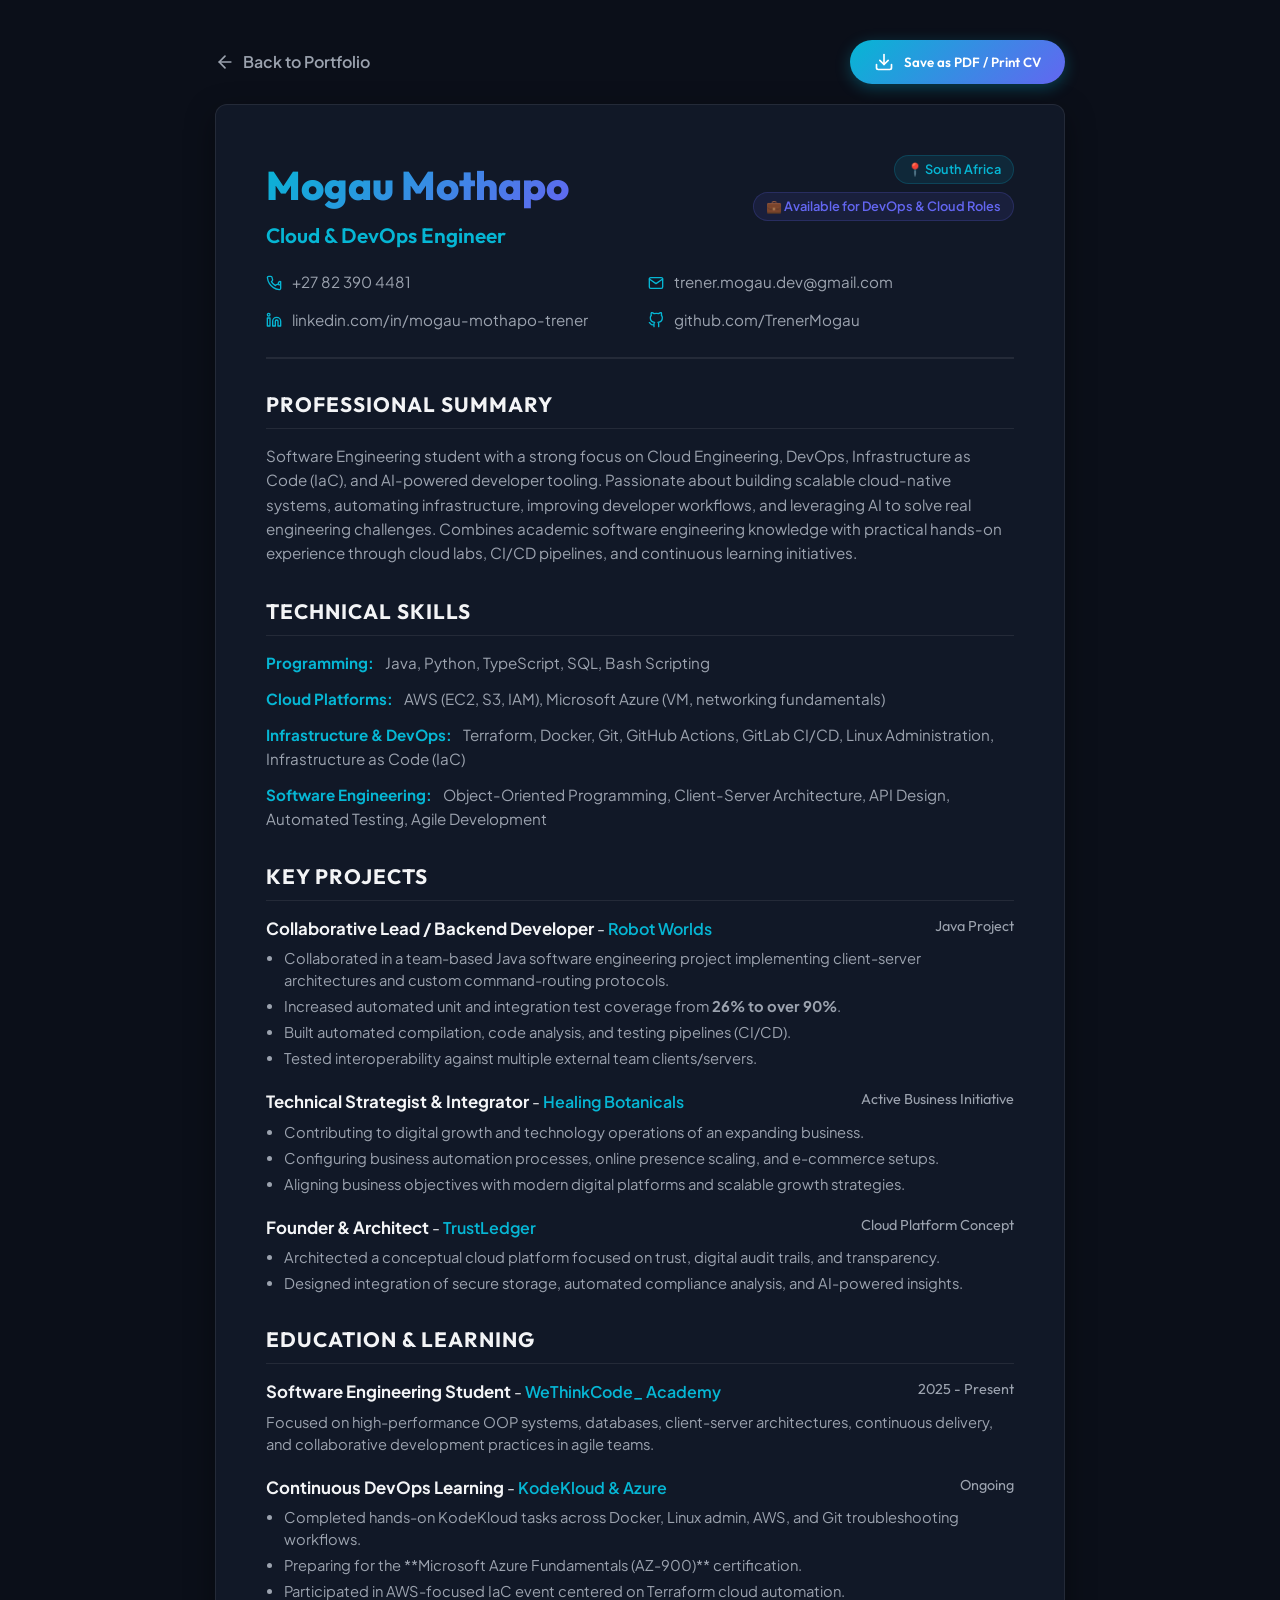
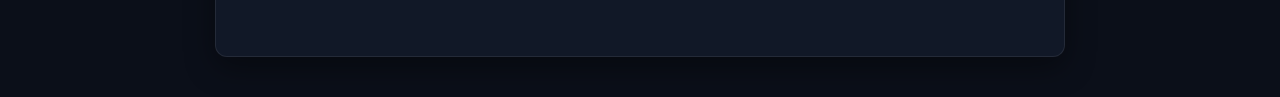
<file: cv.html>
<!DOCTYPE html>
<html lang="en">
<head>
  <meta charset="UTF-8">
  <meta name="viewport" content="width=device-width, initial-scale=1.0">
  <title>Mogau Mothapo | Professional Resume</title>
  <meta name="description" content="Resume of Mogau Mothapo, Cloud & DevOps Engineer and Software Engineering Student.">
  
  <!-- Fonts -->
  <link href="https://fonts.googleapis.com/css2?family=Outfit:wght@400;600;700;800&family=Plus+Jakarta+Sans:wght@400;500;600;700&display=swap" rel="stylesheet">
  
  <!-- CSS Stylesheet (Self-contained for easy printing and styling) -->
  <style>
    :root {
      --bg-color: #0b0f19;
      --card-bg: #111827;
      --text-color: #f3f4f6;
      --text-secondary: #9ca3af;
      --accent: #06b6d4;
      --accent-indigo: #6366f1;
      --border-color: rgba(255, 255, 255, 0.08);
      --font-heading: 'Outfit', sans-serif;
      --font-body: 'Plus Jakarta Sans', sans-serif;
    }

    * {
      box-sizing: border-box;
      margin: 0;
      padding: 0;
    }

    body {
      background-color: var(--bg-color);
      color: var(--text-color);
      font-family: var(--font-body);
      line-height: 1.5;
      padding: 40px 20px;
    }

    /* Resume container */
    .resume-wrapper {
      max-width: 850px;
      margin: 0 auto;
      background: var(--card-bg);
      border: 1px solid var(--border-color);
      border-radius: 12px;
      padding: 50px;
      box-shadow: 0 10px 30px rgba(0, 0, 0, 0.4);
      position: relative;
    }

    /* Print control floating bar */
    .print-bar {
      max-width: 850px;
      margin: 0 auto 20px auto;
      display: flex;
      justify-content: space-between;
      align-items: center;
    }

    .btn-back {
      color: var(--text-secondary);
      text-decoration: none;
      display: inline-flex;
      align-items: center;
      gap: 8px;
      font-weight: 600;
      transition: color 0.2s;
    }

    .btn-back:hover {
      color: var(--accent);
    }

    .btn-print {
      background: linear-gradient(135deg, var(--accent) 0%, var(--accent-indigo) 100%);
      color: white;
      border: none;
      padding: 12px 24px;
      border-radius: 9999px;
      font-family: var(--font-heading);
      font-weight: 600;
      cursor: pointer;
      display: inline-flex;
      align-items: center;
      gap: 10px;
      box-shadow: 0 4px 15px rgba(6, 182, 212, 0.3);
      transition: all 0.2s;
    }

    .btn-print:hover {
      transform: translateY(-2px);
      box-shadow: 0 6px 20px rgba(6, 182, 212, 0.5);
    }

    /* Header styling */
    header {
      border-bottom: 2px solid var(--border-color);
      padding-bottom: 25px;
      margin-bottom: 30px;
    }

    .header-main {
      display: flex;
      justify-content: space-between;
      align-items: flex-start;
      flex-wrap: wrap;
      gap: 20px;
    }

    .name-title h1 {
      font-family: var(--font-heading);
      font-size: 2.5rem;
      font-weight: 800;
      margin-bottom: 5px;
      background: linear-gradient(135deg, var(--accent) 0%, var(--accent-indigo) 100%);
      -webkit-background-clip: text;
      -webkit-text-fill-color: transparent;
    }

    .name-title h2 {
      font-family: var(--font-heading);
      font-size: 1.3rem;
      color: var(--accent);
      font-weight: 600;
    }

    .status-badges {
      display: flex;
      flex-direction: column;
      align-items: flex-end;
      gap: 8px;
    }

    .badge {
      display: inline-block;
      padding: 4px 12px;
      font-size: 0.8rem;
      font-weight: 600;
      border-radius: 9999px;
      background: rgba(6, 182, 212, 0.1);
      color: var(--accent);
      border: 1px solid rgba(6, 182, 212, 0.2);
    }

    .badge-availability {
      background: rgba(99, 102, 241, 0.1);
      color: var(--accent-indigo);
      border-color: rgba(99, 102, 241, 0.2);
    }

    /* Contact details grid */
    .contact-grid {
      display: grid;
      grid-template-columns: repeat(2, 1fr);
      gap: 15px;
      margin-top: 20px;
      font-size: 0.95rem;
      color: var(--text-secondary);
    }

    .contact-item {
      display: flex;
      align-items: center;
      gap: 10px;
    }

    .contact-item a {
      color: var(--text-secondary);
      text-decoration: none;
      transition: color 0.2s;
    }

    .contact-item a:hover {
      color: var(--accent);
    }

    .contact-item svg {
      color: var(--accent);
      flex-shrink: 0;
    }

    /* Sections */
    .resume-section {
      margin-bottom: 30px;
    }

    .resume-section h3 {
      font-family: var(--font-heading);
      font-size: 1.3rem;
      color: var(--text-color);
      border-bottom: 1px solid var(--border-color);
      padding-bottom: 8px;
      margin-bottom: 15px;
      text-transform: uppercase;
      letter-spacing: 1px;
    }

    .summary-text {
      color: var(--text-secondary);
      font-size: 0.95rem;
      line-height: 1.6;
    }

    /* Skills layout */
    .skills-category {
      margin-bottom: 12px;
    }

    .skills-category strong {
      color: var(--accent);
      font-size: 0.95rem;
    }

    .skills-category span {
      color: var(--text-secondary);
      font-size: 0.95rem;
      margin-left: 8px;
    }

    /* Experience & Education list */
    .exp-item {
      margin-bottom: 20px;
    }

    .exp-header {
      display: flex;
      justify-content: space-between;
      align-items: flex-start;
      margin-bottom: 6px;
      flex-wrap: wrap;
      gap: 5px;
    }

    .exp-role {
      font-weight: 700;
      color: var(--text-color);
      font-size: 1.05rem;
    }

    .exp-company {
      color: var(--accent);
      font-weight: 600;
    }

    .exp-date {
      color: var(--text-secondary);
      font-size: 0.9rem;
      font-family: var(--font-heading);
    }

    .exp-details {
      padding-left: 18px;
      color: var(--text-secondary);
      font-size: 0.92rem;
    }

    .exp-details li {
      margin-bottom: 4px;
    }

    /* Responsive adjustments */
    @media (max-width: 768px) {
      body {
        padding: 20px 10px;
      }

      .resume-wrapper {
        padding: 30px 20px;
      }

      .header-main {
        flex-direction: column;
        align-items: flex-start;
      }

      .status-badges {
        align-items: flex-start;
      }

      .contact-grid {
        grid-template-columns: 1fr;
        gap: 10px;
      }

      .name-title h1 {
        font-size: 2rem;
      }
    }

    /* ==========================================
       Print Optimization Stylesheet
       ========================================== */
    @media print {
      @page {
        size: A4;
        margin: 15mm;
      }

      body {
        background: #ffffff !important;
        color: #1f2937 !important;
        padding: 0 !important;
        font-size: 10pt !important;
        -webkit-print-color-adjust: exact;
        print-color-adjust: exact;
      }

      .print-bar {
        display: none !important;
      }

      .resume-wrapper {
        background: #ffffff !important;
        border: none !important;
        box-shadow: none !important;
        padding: 0 !important;
        max-width: 100% !important;
      }

      header {
        border-bottom-color: #e5e7eb !important;
      }

      .name-title h1 {
        font-size: 24pt !important;
        background: none !important;
        -webkit-text-fill-color: initial !important;
        color: #111827 !important;
      }

      .name-title h2 {
        color: #0d9488 !important; /* Elegant teal */
      }

      .badge {
        background: #f3f4f6 !important;
        color: #374151 !important;
        border-color: #d1d5db !important;
      }

      .contact-grid {
        color: #4b5563 !important;
      }

      .contact-item a {
        color: #4b5563 !important;
      }

      .contact-item svg {
        color: #0d9488 !important;
      }

      .resume-section h3 {
        color: #111827 !important;
        border-bottom-color: #d1d5db !important;
      }

      .summary-text, .skills-category span, .exp-details, .exp-date {
        color: #374151 !important;
      }

      .skills-category strong {
        color: #0d9488 !important;
      }

      .exp-role {
        color: #111827 !important;
      }

      .exp-company {
        color: #0d9488 !important;
      }
    }
  </style>
</head>
<body>

  <!-- Floating Print Controls -->
  <div class="print-bar">
    <a href="index.html" class="btn-back">
      <svg xmlns="http://www.w3.org/2000/svg" width="20" height="20" viewBox="0 0 24 24" fill="none" stroke="currentColor" stroke-width="2" stroke-linecap="round" stroke-linejoin="round"><line x1="19" y1="12" x2="5" y2="12"></line><polyline points="12 19 5 12 12 5"></polyline></svg>
      Back to Portfolio
    </a>
    
    <button onclick="window.print()" class="btn-print">
      <svg xmlns="http://www.w3.org/2000/svg" width="20" height="20" viewBox="0 0 24 24" fill="none" stroke="currentColor" stroke-width="2" stroke-linecap="round" stroke-linejoin="round"><path d="M21 15v4a2 2 0 0 1-2 2H5a2 2 0 0 1-2-2v-4"></path><polyline points="7 10 12 15 17 10"></polyline><line x1="12" y1="15" x2="12" y2="3"></line></svg>
      Save as PDF / Print CV
    </button>
  </div>

  <!-- Main printable layout -->
  <div class="resume-wrapper">
    <header>
      <div class="header-main">
        <div class="name-title">
          <h1>Mogau Mothapo</h1>
          <h2>Cloud & DevOps Engineer</h2>
        </div>
        <div class="status-badges">
          <span class="badge">📍 South Africa</span>
          <span class="badge badge-availability">💼 Available for DevOps & Cloud Roles</span>
        </div>
      </div>
      
      <!-- Contact list -->
      <div class="contact-grid">
        <div class="contact-item">
          <svg xmlns="http://www.w3.org/2000/svg" width="16" height="16" viewBox="0 0 24 24" fill="none" stroke="currentColor" stroke-width="2" stroke-linecap="round" stroke-linejoin="round"><path d="M22 16.92v3a2 2 0 0 1-2.18 2 19.79 19.79 0 0 1-8.63-3.07 19.5 19.5 0 0 1-6-6 19.79 19.79 0 0 1-3.07-8.67A2 2 0 0 1 4.11 2h3a2 2 0 0 1 2 1.72 12.84 12.84 0 0 0 .7 2.81 2 2 0 0 1-.45 2.11L8.09 9.91a16 16 0 0 0 6 6l1.27-1.27a2 2 0 0 1 2.11-.45 12.84 12.84 0 0 0 2.81.7A2 2 0 0 1 22 9.92z"></path></svg>
          <a href="tel:+27823904481">+27 82 390 4481</a>
        </div>
        
        <div class="contact-item">
          <svg xmlns="http://www.w3.org/2000/svg" width="16" height="16" viewBox="0 0 24 24" fill="none" stroke="currentColor" stroke-width="2" stroke-linecap="round" stroke-linejoin="round"><path d="M4 4h16c1.1 0 2 .9 2 2v12c0 1.1-.9 2-2 2H4c-1.1 0-2-.9-2-2V6c0-1.1.9-2 2-2z"></path><polyline points="22,6 12,13 2,6"></polyline></svg>
          <a href="mailto:trener.mogau.dev@gmail.com">trener.mogau.dev@gmail.com</a>
        </div>
        
        <div class="contact-item">
          <svg xmlns="http://www.w3.org/2000/svg" width="16" height="16" viewBox="0 0 24 24" fill="none" stroke="currentColor" stroke-width="2" stroke-linecap="round" stroke-linejoin="round"><path d="M16 8a6 6 0 0 1 6 6v7h-4v-7a2 2 0 0 0-2-2 2 2 0 0 0-2 2v7h-4v-7a6 6 0 0 1 6-6z"></path><rect x="2" y="9" width="4" height="12"></rect><circle cx="4" cy="4" r="2"></circle></svg>
          <a href="https://linkedin.com/in/mogau-mothapo-trener" target="_blank">linkedin.com/in/mogau-mothapo-trener</a>
        </div>
        
        <div class="contact-item">
          <svg xmlns="http://www.w3.org/2000/svg" width="16" height="16" viewBox="0 0 24 24" fill="none" stroke="currentColor" stroke-width="2" stroke-linecap="round" stroke-linejoin="round"><path d="M9 19c-5 1.5-5-2.5-7-3m14 6v-3.87a3.37 3.37 0 0 0-.94-2.61c3.14-.35 6.44-1.54 6.44-7A5.44 5.44 0 0 0 20 4.77 5.07 5.07 0 0 0 19.91 1S18.73.65 16 2.48a13.38 13.38 0 0 0-7 0C6.27.65 5.09 1 5.09 1A5.07 5.07 0 0 0 5 4.77a5.44 5.44 0 0 0-1.5 3.78c0 5.42 3.3 6.61 6.44 7A3.37 3.37 0 0 0 9 18.13V22"></path></svg>
          <a href="https://github.com/TrenerMogau" target="_blank">github.com/TrenerMogau</a>
        </div>
      </div>
    </header>

    <!-- Professional Summary -->
    <section class="resume-section">
      <h3>Professional Summary</h3>
      <p class="summary-text">
        Software Engineering student with a strong focus on Cloud Engineering, DevOps, Infrastructure as Code (IaC), and AI-powered developer tooling. Passionate about building scalable cloud-native systems, automating infrastructure, improving developer workflows, and leveraging AI to solve real engineering challenges. Combines academic software engineering knowledge with practical hands-on experience through cloud labs, CI/CD pipelines, and continuous learning initiatives.
      </p>
    </section>

    <!-- Technical Skills -->
    <section class="resume-section">
      <h3>Technical Skills</h3>
      <div class="skills-category">
        <strong>Programming:</strong>
        <span>Java, Python, TypeScript, SQL, Bash Scripting</span>
      </div>
      <div class="skills-category">
        <strong>Cloud Platforms:</strong>
        <span>AWS (EC2, S3, IAM), Microsoft Azure (VM, networking fundamentals)</span>
      </div>
      <div class="skills-category">
        <strong>Infrastructure & DevOps:</strong>
        <span>Terraform, Docker, Git, GitHub Actions, GitLab CI/CD, Linux Administration, Infrastructure as Code (IaC)</span>
      </div>
      <div class="skills-category">
        <strong>Software Engineering:</strong>
        <span>Object-Oriented Programming, Client-Server Architecture, API Design, Automated Testing, Agile Development</span>
      </div>
    </section>

    <!-- Project Experience -->
    <section class="resume-section">
      <h3>Key Projects</h3>
      
      <div class="exp-item">
        <div class="exp-header">
          <div>
            <span class="exp-role">Collaborative Lead / Backend Developer</span> - <span class="exp-company">Robot Worlds</span>
          </div>
          <span class="exp-date">Java Project</span>
        </div>
        <ul class="exp-details">
          <li>Collaborated in a team-based Java software engineering project implementing client-server architectures and custom command-routing protocols.</li>
          <li>Increased automated unit and integration test coverage from <strong>26% to over 90%</strong>.</li>
          <li>Built automated compilation, code analysis, and testing pipelines (CI/CD).</li>
          <li>Tested interoperability against multiple external team clients/servers.</li>
        </ul>
      </div>

      <div class="exp-item">
        <div class="exp-header">
          <div>
            <span class="exp-role">Technical Strategist & Integrator</span> - <span class="exp-company">Healing Botanicals</span>
          </div>
          <span class="exp-date">Active Business Initiative</span>
        </div>
        <ul class="exp-details">
          <li>Contributing to digital growth and technology operations of an expanding business.</li>
          <li>Configuring business automation processes, online presence scaling, and e-commerce setups.</li>
          <li>Aligning business objectives with modern digital platforms and scalable growth strategies.</li>
        </ul>
      </div>

      <div class="exp-item">
        <div class="exp-header">
          <div>
            <span class="exp-role">Founder & Architect</span> - <span class="exp-company">TrustLedger</span>
          </div>
          <span class="exp-date">Cloud Platform Concept</span>
        </div>
        <ul class="exp-details">
          <li>Architected a conceptual cloud platform focused on trust, digital audit trails, and transparency.</li>
          <li>Designed integration of secure storage, automated compliance analysis, and AI-powered insights.</li>
        </ul>
      </div>
    </section>

    <!-- Education -->
    <section class="resume-section" style="margin-bottom: 0;">
      <h3>Education & Learning</h3>
      
      <div class="exp-item">
        <div class="exp-header">
          <div>
            <span class="exp-role">Software Engineering Student</span> - <span class="exp-company">WeThinkCode_ Academy</span>
          </div>
          <span class="exp-date">2025 - Present</span>
        </div>
        <div class="exp-details" style="list-style-type: none; padding-left: 0;">
          Focused on high-performance OOP systems, databases, client-server architectures, continuous delivery, and collaborative development practices in agile teams.
        </div>
      </div>

      <div class="exp-item" style="margin-top: 15px; margin-bottom: 0;">
        <div class="exp-header">
          <div>
            <span class="exp-role">Continuous DevOps Learning</span> - <span class="exp-company">KodeKloud & Azure</span>
          </div>
          <span class="exp-date">Ongoing</span>
        </div>
        <ul class="exp-details">
          <li>Completed hands-on KodeKloud tasks across Docker, Linux admin, AWS, and Git troubleshooting workflows.</li>
          <li>Preparing for the **Microsoft Azure Fundamentals (AZ-900)** certification.</li>
          <li>Participated in AWS-focused IaC event centered on Terraform cloud automation.</li>
        </ul>
      </div>
    </section>
  </div>

</body>
</html>
</file>
